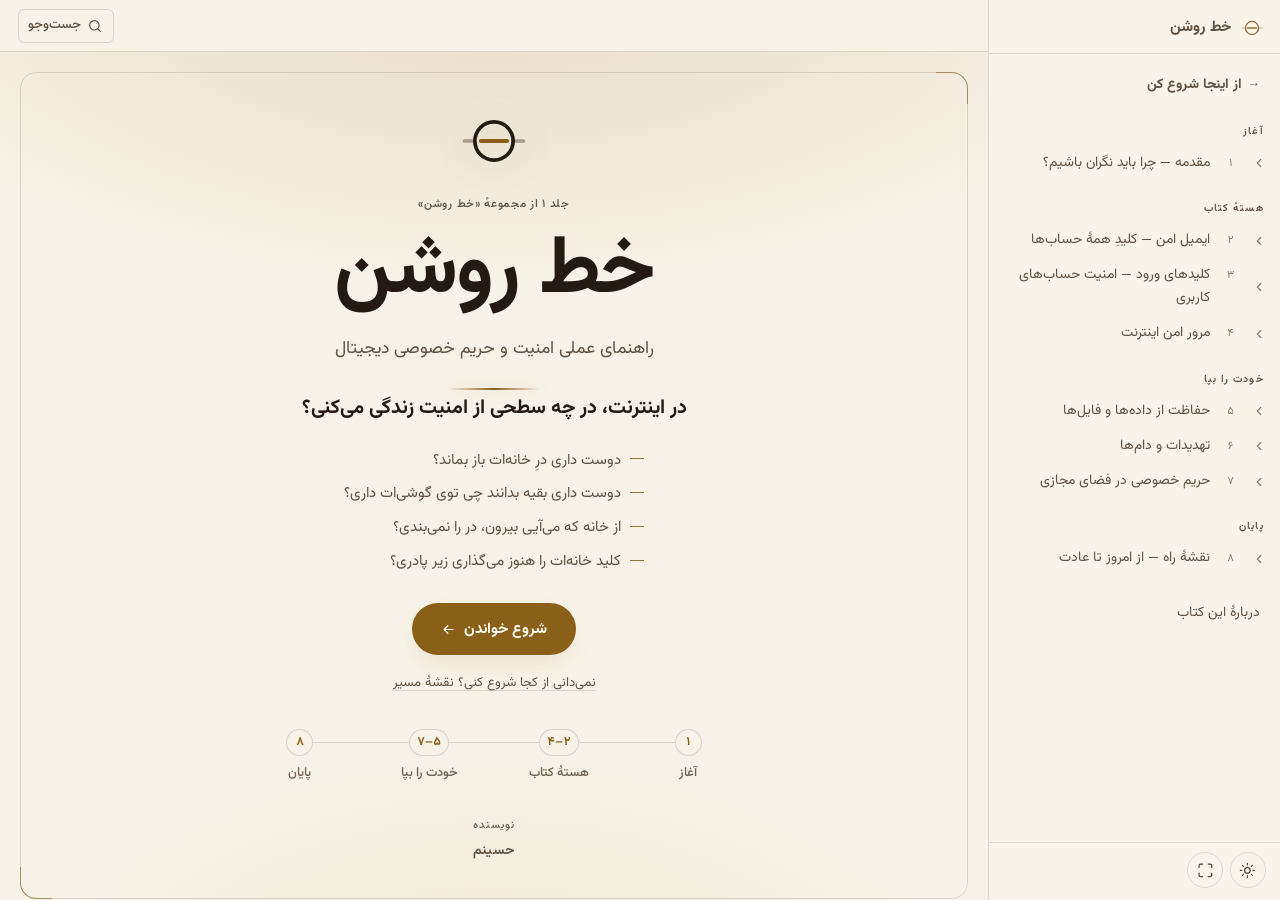
<file: index.html>
<!doctype html>
<html lang="fa" dir="rtl" data-theme="light" data-palette="sepia">
  <head>
    <meta charset="UTF-8" />
    <meta
      name="viewport"
      content="width=device-width, initial-scale=1, viewport-fit=cover"
    />
    <meta name="theme-color" content="#e6e9ef" />
    <title>خط روشن — راهنمای امنیت دیجیتال</title>
    <meta
      name="description"
      content="راهنمای عملی امنیت و حریم خصوصی دیجیتال"
    />

    <!-- نشان و فاوآیکون‌های برند «خط روشن» -->
    <link rel="icon" href="assets/brand/favicon.ico" sizes="any" />
    <link rel="icon" type="image/svg+xml" href="assets/brand/favicon.svg" />
    <link rel="icon" type="image/png" sizes="32x32" href="assets/brand/favicon-32.png" />
    <link rel="icon" type="image/png" sizes="16x16" href="assets/brand/favicon-16.png" />
    <link rel="apple-touch-icon" sizes="180x180" href="assets/brand/apple-touch-icon.png" />
    <link rel="manifest" href="assets/brand/site.webmanifest" />

    <!-- پیش‌نمایش اشتراک‌گذاری (شبکه‌های اجتماعی) -->
    <meta property="og:title" content="خط روشن — راهنمای امنیت دیجیتال" />
    <meta property="og:description" content="راهنمای عملی امنیت و حریم خصوصی دیجیتال" />
    <meta property="og:type" content="website" />
    <meta property="og:image" content="https://nodahani.github.io/brightline-book/assets/brand/og.png" />
    <meta name="twitter:card" content="summary_large_image" />

    <link rel="stylesheet" href="assets/css/tokens.css" />
    <link rel="stylesheet" href="assets/css/base.css" />
    <link rel="stylesheet" href="assets/css/book.css" />
    <link rel="stylesheet" href="assets/css/ui.css" />
  </head>
  <body>
    <a class="skip-link" href="#content">پرش به متن</a>

    <!-- اسپرایت آیکون‌ها: یک‌بار تعریف می‌شوند و همه‌جا استفاده می‌شوند -->
    <svg
      xmlns="http://www.w3.org/2000/svg"
      style="display: none"
      aria-hidden="true"
    >
      <symbol
        id="i-list"
        viewBox="0 0 24 24"
        fill="none"
        stroke="currentColor"
        stroke-width="1.8"
        stroke-linecap="round"
      >
        <path d="M8 6h13M8 12h13M8 18h13M3 6h.01M3 12h.01M3 18h.01" />
      </symbol>
      <symbol
        id="i-search"
        viewBox="0 0 24 24"
        fill="none"
        stroke="currentColor"
        stroke-width="1.8"
        stroke-linecap="round"
      >
        <circle cx="11" cy="11" r="7" />
        <path d="m20 20-3.5-3.5" />
      </symbol>
      <symbol
        id="i-expand"
        viewBox="0 0 24 24"
        fill="none"
        stroke="currentColor"
        stroke-width="1.8"
        stroke-linecap="round"
        stroke-linejoin="round"
      >
        <path
          d="M8 3H5a2 2 0 0 0-2 2v3M16 3h3a2 2 0 0 1 2 2v3M8 21H5a2 2 0 0 1-2-2v-3M16 21h3a2 2 0 0 0 2-2v-3"
        />
      </symbol>
      <symbol
        id="i-close"
        viewBox="0 0 24 24"
        fill="none"
        stroke="currentColor"
        stroke-width="1.9"
        stroke-linecap="round"
      >
        <path d="M18 6 6 18M6 6l12 12" />
      </symbol>
      <symbol
        id="i-chev-left"
        viewBox="0 0 24 24"
        fill="none"
        stroke="currentColor"
        stroke-width="1.9"
        stroke-linecap="round"
        stroke-linejoin="round"
      >
        <path d="m15 18-6-6 6-6" />
      </symbol>
      <symbol
        id="i-chev-right"
        viewBox="0 0 24 24"
        fill="none"
        stroke="currentColor"
        stroke-width="1.9"
        stroke-linecap="round"
        stroke-linejoin="round"
      >
        <path d="m9 18 6-6-6-6" />
      </symbol>
      <symbol
        id="i-info"
        viewBox="0 0 24 24"
        fill="none"
        stroke="currentColor"
        stroke-width="1.8"
        stroke-linecap="round"
      >
        <circle cx="12" cy="12" r="9" />
        <path d="M12 11v5M12 8h.01" />
      </symbol>
      <symbol
        id="i-quill"
        viewBox="0 0 24 24"
        fill="none"
        stroke="currentColor"
        stroke-width="1.4"
        stroke-linecap="round"
        stroke-linejoin="round"
      >
        <path d="M4 20c6 0 10-4 12-10l1.5-4.5L13 7C7 9 4 13 4 20z" />
        <path d="M4 20 12 12" />
      </symbol>
      <!-- نشان برند: خطِ روشن از میان حلقه می‌گذرد.
           حلقه از رنگ متن (currentColor) و خط طلایی از --cover-accent
           رنگ می‌گیرد؛ پس با هر پالت/تم کتاب خودکار هماهنگ می‌شود. -->
      <symbol id="i-mark" viewBox="0 0 72 72" fill="none">
        <g transform="scale(1.125)">
          <path
            d="M5 32h9M50 32h9"
            stroke="currentColor"
            stroke-width="3.4"
            stroke-linecap="round"
            opacity=".35"
          />
          <circle cx="32" cy="32" r="17.5" stroke="currentColor" stroke-width="3.4" />
          <path
            d="M20 32h24"
            style="stroke: var(--cover-accent, #e3b85f)"
            stroke-width="3.8"
            stroke-linecap="round"
          />
        </g>
      </symbol>
      <symbol
        id="i-arrow-start"
        viewBox="0 0 24 24"
        fill="none"
        stroke="currentColor"
        stroke-width="1.9"
        stroke-linecap="round"
        stroke-linejoin="round"
      >
        <path d="M19 12H5M11 18l-6-6 6-6" />
      </symbol>
      <symbol
        id="i-key"
        viewBox="0 0 24 24"
        fill="none"
        stroke="currentColor"
        stroke-width="1.8"
        stroke-linecap="round"
        stroke-linejoin="round"
      >
        <circle cx="8" cy="15" r="4" />
        <path d="m10.8 12.2 8.2-8.2M17 6l2.5 2.5M14.5 8.5 17 11" />
      </symbol>
      <symbol
        id="i-hdd"
        viewBox="0 0 24 24"
        fill="none"
        stroke="currentColor"
        stroke-width="1.8"
        stroke-linecap="round"
        stroke-linejoin="round"
      >
        <rect x="3" y="5" width="18" height="6" rx="2" />
        <rect x="3" y="13" width="18" height="6" rx="2" />
        <path d="M7 8h.01M7 16h.01" />
      </symbol>
      <symbol
        id="i-shield"
        viewBox="0 0 24 24"
        fill="none"
        stroke="currentColor"
        stroke-width="1.8"
        stroke-linecap="round"
        stroke-linejoin="round"
      >
        <path d="M12 3 4 6v6c0 5 3.6 8.9 8 10 4.4-1.1 8-5 8-10V6l-8-3z" />
        <path d="m9 12 2 2 4-4" />
      </symbol>
      <symbol
        id="i-check"
        viewBox="0 0 24 24"
        fill="none"
        stroke="currentColor"
        stroke-width="2"
        stroke-linecap="round"
        stroke-linejoin="round"
      >
        <path d="m20 6-11 11-5-5" />
      </symbol>
    </svg>

    <!-- آیکون همبرگر -->
    <svg xmlns="http://www.w3.org/2000/svg" style="display: none" aria-hidden="true">
            <!-- آیکون‌های چهار پالت — هر کدام نشان خودش، تا با دکمهٔ تمرکز قاطی نشوند -->
      <symbol id="i-sun" viewBox="0 0 24 24" fill="none" stroke="currentColor"
              stroke-width="1.8" stroke-linecap="round">
        <circle cx="12" cy="12" r="4" />
        <path d="M12 2v2M12 20v2M4.9 4.9l1.4 1.4M17.7 17.7l1.4 1.4M2 12h2M20 12h2M4.9 19.1l1.4-1.4M17.7 6.3l1.4-1.4" />
      </symbol>

      <symbol id="i-moon" viewBox="0 0 24 24" fill="none" stroke="currentColor"
              stroke-width="1.8" stroke-linecap="round" stroke-linejoin="round">
        <path d="M21 12.8A9 9 0 1 1 11.2 3a7 7 0 0 0 9.8 9.8z" />
      </symbol>

      <!-- کاغذ: صفحهٔ تا‌خورده -->
      <symbol id="i-leaf" viewBox="0 0 24 24" fill="none" stroke="currentColor"
              stroke-width="1.7" stroke-linecap="round" stroke-linejoin="round">
        <path d="M6 3h8l4 4v14H6z" />
        <path d="M14 3v4h4" />
        <path d="M9 11h6M9 15h6" />
      </symbol>

      <!-- زغال: سه تکهٔ بی‌قاعده -->
      <symbol id="i-coal" viewBox="0 0 24 24" fill="none" stroke="currentColor"
              stroke-width="1.7" stroke-linecap="round" stroke-linejoin="round">
        <path d="M7.5 4.5 13 6l-1.5 5L5 10z" />
        <path d="M14.5 12 20 13.5l-1 4.5-5.5-1.2z" />
        <path d="M4 15.5 8 17l-1 3.5-3.6-1z" />
      </symbol>

      <symbol id="i-menu" viewBox="0 0 24 24" fill="none" stroke="currentColor"
              stroke-width="1.9" stroke-linecap="round">
        <path d="M3 6h18M3 12h18M3 18h18" />
      </symbol>
      <symbol id="i-prev" viewBox="0 0 24 24" fill="none" stroke="currentColor"
              stroke-width="1.9" stroke-linecap="round" stroke-linejoin="round">
        <path d="M9 18l6-6-6-6" />
      </symbol>
      <symbol id="i-next" viewBox="0 0 24 24" fill="none" stroke="currentColor"
              stroke-width="1.9" stroke-linecap="round" stroke-linejoin="round">
        <path d="M15 18l-6-6 6-6" />
      </symbol>
    </svg>

    <div class="shell" id="shell">
      <!-- فهرست کناری -->
      <aside class="sidebar" id="sidebar" aria-label="فهرست کتاب">
        <div class="sidebar__head">
          <a class="sidebar__brand" href="#/cover" id="sidebarTitle"></a>
          <button class="icon-btn" id="btnSidebarClose" title="بستن فهرست" aria-label="بستن فهرست">
            <svg><use href="#i-close" /></svg>
          </button>
        </div>
        <div class="sidebar__scroll" id="sidebarScroll">
          <div id="sidebarContent"></div>
        </div>
        <div class="sidebar__foot">
          <button class="foot-btn" id="btnTheme" aria-label="تغییر پوسته" title="پوستهٔ بعدی (P)">
            <svg aria-hidden="true"><use href="#i-sun" id="themeIcon" /></svg>
          </button>
          <button class="foot-btn" id="btnZen" aria-label="حالت تمرکز" aria-pressed="false" title="حالت تمرکز (Z)">
            <svg aria-hidden="true"><use href="#i-expand" /></svg>
          </button>
        </div>
      </aside>

      <div class="scrim" id="scrim" hidden></div>

      <!-- نوار بالای سند -->
      <header class="topbar">
        <button class="top-btn topbar__menu" id="btnMenu" title="فهرست"
                aria-expanded="false" aria-controls="sidebar">
          <svg><use href="#i-menu" /></svg>
          <span>فهرست</span>
        </button>
        <span class="topbar__title" id="topbarTitle"></span>
        <button class="top-btn" id="btnSearch" title="جست‌وجو (Ctrl+K)">
          <svg><use href="#i-search" /></svg>
          <span>جست‌وجو</span>
        </button>
      </header>

      <!-- متن سند -->
      <main class="doc-scroll" id="docScroll">
        <div class="doc-sheet">
          <div id="content" tabindex="-1"></div>
        </div>

        <nav class="pager" id="pager" aria-label="پیمایش فصل‌ها">
          <button class="pager__btn" id="btnPrev" type="button">
            <svg class="pager__chev" aria-hidden="true"><use href="#i-chev-right"></use></svg>
            <span class="pager__text">
              <span class="pager__dir">قبلی</span>
              <span class="pager__name" id="prevLabel"></span>
            </span>
          </button>
          <button class="pager__btn pager__btn--next" id="btnNext" type="button">
            <span class="pager__text">
              <span class="pager__dir">بعدی</span>
              <span class="pager__name" id="nextLabel"></span>
            </span>
            <svg class="pager__chev" aria-hidden="true"><use href="#i-chev-left"></use></svg>
          </button>
        </nav>

        <div class="progress" role="progressbar" aria-valuemin="0"
             aria-valuemax="100" aria-valuenow="0">
          <div class="progress__bar" id="progressBar"></div>
        </div>

        <!-- راه خروج از حالت تمرکز -->
        <button class="zen-exit" id="btnZenExit" title="خروج از حالت تمرکز (Esc)" hidden>
          <svg><use href="#i-close" /></svg>
          <span>خروج از تمرکز</span>
        </button>
      </main>
    </div>

    <!-- مودال جست‌وجو -->
    <div
      class="modal"
      id="searchModal"
      role="dialog"
      aria-modal="true"
      aria-label="جست‌وجو در کتاب"
    >
      <div class="modal__panel">
        <div class="modal__head">
          <span class="modal__title"
            ><svg><use href="#i-search" /></svg> جست‌وجو در کتاب</span
          >
          <button class="modal__close" data-close title="بستن">
            <svg><use href="#i-close" /></svg>
          </button>
        </div>
        <div class="search-field">
          <svg><use href="#i-search" /></svg>
          <input
            type="search"
            id="searchInput"
            placeholder="چیزی بنویس… مثلاً روشن"
            autocomplete="off"
          />
        </div>
        <div class="modal__body" id="searchResults"></div>
      </div>
    </div>


    <div class="toast" id="toast">
      <svg><use href="#i-check" /></svg>
      <span id="toastText"></span>
    </div>

    <script type="module" src="assets/js/app.js"></script>
  </body>
</html>
</file>
<file: assets/css/tokens.css>
/* ==========================================================================
   tokens.css — متغیرهای بنیادی
   همهٔ رنگ‌ها، فونت‌ها، فاصله‌ها و شعاع‌ها فقط در همین فایل تعریف می‌شوند.
   برای تغییر ظاهر کتاب، معمولاً همین یک فایل کافی است.
   ========================================================================== */

/* ---------- فونت لوکال (بدون CDN) ---------- */
@font-face {
  font-family: "Vazirmatn";
  src: url("../fonts/Vazirmatn-Regular.woff2") format("woff2");
  font-weight: 400;
  font-style: normal;
  font-display: swap;
}
@font-face {
  font-family: "Vazirmatn";
  src: url("../fonts/Vazirmatn-Medium.woff2") format("woff2");
  font-weight: 500;
  font-style: normal;
  font-display: swap;
}
@font-face {
  font-family: "Vazirmatn";
  src: url("../fonts/Vazirmatn-SemiBold.woff2") format("woff2");
  font-weight: 600;
  font-style: normal;
  font-display: swap;
}
@font-face {
  font-family: "Vazirmatn";
  src: url("../fonts/Vazirmatn-Bold.woff2") format("woff2");
  font-weight: 700;
  font-style: normal;
  font-display: swap;
}

/* ---------- ثابت‌ها ---------- */
:root {
  --font-sans: "Vazirmatn", Tahoma, "Segoe UI", sans-serif;
  --font-mono: ui-monospace, "SF Mono", Menlo, Consolas, monospace;

  /* مقیاس فاصله (بر پایهٔ ۴px) */
  --space-1: 0.25rem;
  --space-2: 0.5rem;
  --space-3: 0.75rem;
  --space-4: 1rem;
  --space-5: 1.5rem;
  --space-6: 2rem;
  --space-7: 3rem;

  --radius-sm: 6px;
  --radius-md: 10px;
  --radius-lg: 14px;
  --radius-pill: 999px;

  /* چیدمان سند */
  --sidebar-w: 292px; /* عرض فهرست کناری */
  --sheet-max: 46rem; /* عرض برگهٔ سند */
  --sheet-pad-x: 3.6rem; /* حاشیهٔ افقی متن */
  --sheet-pad-y: 3rem; /* حاشیهٔ عمودی متن */
  --topbar-h: 52px;

  /* تایپوگرافی خواندن */
  --read-size: 1.13rem; /* بزرگ‌تر: آموزش، نه فقط آگاه‌سازی */
  --read-line: 2.15;

  /* بازماندهٔ چیدمان قدیمی — برای سازگاری */
  --page-max: 46rem;
  --stage-max: 1180px;
  --stage-height: min(88vh, 880px);

  --ease-out: cubic-bezier(0.22, 1, 0.36, 1);
  --dur-fast: 180ms;
  --dur-mid: 320ms;
}

/* ==========================================================================
   پالت‌ها — برگرفته از کتاب‌خوان‌های واقعی
   سپیا: Kindle (کاغذ کرم #FBF0D9 / مرکب #5F4B32)
   مهتاب: Apple Books (زمینهٔ خاکستری‌سرد، متن نرم)
   کاغذ: iBooks روشن / Kindle White
   زغال: حالت شب مینیمال با متن کرمِ گرم
   ========================================================================== */

/* ===== جلد =====
   جلد از تم و پالت کتاب پیروی می‌کند: روشنِ گرم، تیرهٔ گرم.
   طلایی در همهٔ پالت‌ها می‌ماند تا جلد هویت ثابت داشته باشد. */

/* ===== پالت ۱ — سپیا (پیش‌فرض) ===== */
html[data-palette="sepia"] {
  --cover-bg: #f7f2e7;
  --cover-ink: #241a11;
  --cover-muted: #5f5240;
  --cover-faint: #6f6250;
  --cover-accent: #8a6019;
  --cover-accent-glow: rgb(157 111 34 / 18%);
  --cover-blue-glow: rgb(157 111 34 / 7%);
  --cover-rule: rgb(36 26 17 / 14%);
  --cover-btn-ink: #fffdf8;
  --bg: #f7f1e6;
  --bg-deep: #efe7d8;
  --paper: #fffcf5;
  --paper-2: #faf4e8;
  --ink: #2f2418;
  --ink-soft: #574634;
  --ink-faint: #8d7c63;
  --accent: #8a5622;
  --accent-2: #b8862f;
  --accent-soft: rgb(138 90 43 / 11%);
  --rule: rgb(95 75 50 / 16%);
  --selection: #f2dfae;
  --cover-1: #4a3520;
  --cover-2: #2e2013;
  --spine-bg: #f4e8cd;
  --spine-shade: rgb(95 75 50 / 10%);
  --spine-highlight: rgb(255 255 255 / 55%);
  --shadow: 0 24px 56px -22px rgb(74 53 32 / 32%), 0 4px 14px -8px rgb(74 53 32 / 22%);
  color-scheme: light;
}

html[data-palette="sepia"][data-theme="dark"] {
  --cover-bg: #0d0a07;
  --cover-ink: #f7efe2;
  --cover-muted: #a2937c;
  --cover-faint: #98866c;
  --cover-accent: #e3b85f;
  --cover-accent-glow: rgb(227 184 95 / 24%);
  --cover-blue-glow: rgb(122 162 255 / 6%);
  --cover-rule: rgb(247 239 226 / 12%);
  --cover-btn-ink: #14100a;
  --bg: #1c1712;
  --bg-deep: #14100c;
  --paper: #2a231b;
  --paper-2: #221c15;
  --ink: #f6ecdc;
  --ink-soft: #d3c3a8;
  --ink-faint: #a08d73;
  --accent: #d9a566;
  --accent-2: #c9a56a;
  --accent-soft: rgb(217 165 102 / 13%);
  --rule: rgb(232 220 200 / 13%);
  --selection: #4a3926;
  --cover-1: #2a2018;
  --cover-2: #150f0b;
  --spine-bg: #1b1611;
  --spine-shade: rgb(0 0 0 / 38%);
  --spine-highlight: rgb(255 255 255 / 5%);
  --shadow: 0 26px 60px -22px rgb(0 0 0 / 75%), 0 4px 16px -8px rgb(0 0 0 / 55%);
  color-scheme: dark;
}

/* ===== پالت ۲ — مهتاب (خاکستری‌سرد) ===== */
html[data-palette="moon"] {
  --cover-bg: #f2f5f9;
  --cover-ink: #12161c;
  --cover-muted: #55606e;
  --cover-faint: #5c656f;
  --cover-accent: #8a6420;
  --cover-accent-glow: rgb(138 100 32 / 16%);
  --cover-blue-glow: rgb(80 120 190 / 7%);
  --cover-rule: rgb(18 22 28 / 13%);
  --cover-btn-ink: #fffdf8;
  --bg: #e4e5e7;
  --bg-deep: #d9dadd;
  --paper: #f7f7f6;
  --paper-2: #ececeb;
  --ink: #1c1d20;
  --ink-soft: #5a5d64;
  --ink-faint: #82858b;
  --accent: #3f5d8a;
  --accent-2: #a58652;
  --accent-soft: rgb(63 93 138 / 10%);
  --rule: rgb(28 29 32 / 12%);
  --selection: #d7dee9;
  --cover-1: #23272e;
  --cover-2: #14171b;
  --spine-bg: #ececeb;
  --spine-shade: rgb(28 29 32 / 9%);
  --spine-highlight: rgb(255 255 255 / 62%);
  --shadow: 0 24px 56px -22px rgb(30 32 38 / 30%), 0 4px 14px -8px rgb(30 32 38 / 20%);
  color-scheme: light;
}

html[data-palette="moon"][data-theme="dark"] {
  --cover-bg: #0a0e14;
  --cover-ink: #eef2f7;
  --cover-muted: #98a4b3;
  --cover-faint: #8592a0;
  --cover-accent: #e3b85f;
  --cover-accent-glow: rgb(227 184 95 / 22%);
  --cover-blue-glow: rgb(143 176 232 / 7%);
  --cover-rule: rgb(238 242 247 / 12%);
  --cover-btn-ink: #14100a;
  --bg: #131417;
  --bg-deep: #0c0d0f;
  --paper: #1d1f23;
  --paper-2: #17191c;
  --ink: #e4e6ea;
  --ink-soft: #a2a7b0;
  --ink-faint: #71767f;
  --accent: #9db6dc;
  --accent-2: #c6a878;
  --accent-soft: rgb(157 182 220 / 13%);
  --rule: rgb(228 230 234 / 12%);
  --selection: #2f3a4a;
  --cover-1: #1f2227;
  --cover-2: #0e0f12;
  --spine-bg: #17191c;
  --spine-shade: rgb(0 0 0 / 40%);
  --spine-highlight: rgb(255 255 255 / 5%);
  --shadow: 0 26px 60px -22px rgb(0 0 0 / 78%), 0 4px 16px -8px rgb(0 0 0 / 58%);
  color-scheme: dark;
}

/* ===== پالت ۳ — کاغذ (روشن و بی‌رنگ) ===== */
html[data-palette="paper"] {
  --cover-bg: #faf9f6;
  --cover-ink: #15181c;
  --cover-muted: #5a626c;
  --cover-faint: #5f666f;
  --cover-accent: #8f6823;
  --cover-accent-glow: rgb(143 104 35 / 16%);
  --cover-blue-glow: rgb(90 110 150 / 6%);
  --cover-rule: rgb(21 24 28 / 12%);
  --cover-btn-ink: #fffdf8;
  --bg: #eceae6;
  --bg-deep: #e1dfda;
  --paper: #fdfdfc;
  --paper-2: #f4f3f0;
  --ink: #1e1c19;
  --ink-soft: #605c55;
  --ink-faint: #8b867e;
  --accent: #6b5744;
  --accent-2: #b08b4c;
  --accent-soft: rgb(107 87 68 / 9%);
  --rule: rgb(30 28 25 / 11%);
  --selection: #eee2c8;
  --cover-1: #35302a;
  --cover-2: #1e1a16;
  --spine-bg: #f4f3f0;
  --spine-shade: rgb(30 28 25 / 8%);
  --spine-highlight: rgb(255 255 255 / 70%);
  --shadow: 0 24px 56px -22px rgb(35 31 26 / 26%), 0 4px 14px -8px rgb(35 31 26 / 18%);
  color-scheme: light;
}

html[data-palette="paper"][data-theme="dark"] {
  --cover-bg: #0b0d10;
  --cover-ink: #f2f5f8;
  --cover-muted: #9ea7b2;
  --cover-faint: #8b949e;
  --cover-accent: #e3b85f;
  --cover-accent-glow: rgb(227 184 95 / 20%);
  --cover-blue-glow: rgb(255 255 255 / 5%);
  --cover-rule: rgb(242 245 248 / 12%);
  --cover-btn-ink: #14100a;
  --bg: #121110;
  --bg-deep: #0a0a09;
  --paper: #1b1a18;
  --paper-2: #151412;
  --ink: #e9e5de;
  --ink-soft: #a9a29a;
  --ink-faint: #767069;
  --accent: #d8c6a8;
  --accent-2: #c9a86d;
  --accent-soft: rgb(216 198 168 / 12%);
  --rule: rgb(233 229 222 / 12%);
  --selection: #3d372f;
  --cover-1: #232120;
  --cover-2: #0f0e0d;
  --spine-bg: #151412;
  --spine-shade: rgb(0 0 0 / 38%);
  --spine-highlight: rgb(255 255 255 / 5%);
  --shadow: 0 26px 60px -22px rgb(0 0 0 / 76%), 0 4px 16px -8px rgb(0 0 0 / 56%);
  color-scheme: dark;
}

/* ===== پالت ۴ — زغال (شب عمیق) ===== */
html[data-palette="charcoal"] {
  --cover-bg: #f3f4f6;
  --cover-ink: #111316;
  --cover-muted: #555b63;
  --cover-faint: #5c626a;
  --cover-accent: #8a6420;
  --cover-accent-glow: rgb(138 100 32 / 15%);
  --cover-blue-glow: rgb(90 100 120 / 6%);
  --cover-rule: rgb(17 19 22 / 12%);
  --cover-btn-ink: #fffdf8;
  --bg: #e9e8e6;
  --bg-deep: #dddcda;
  --paper: #fcfbfa;
  --paper-2: #f3f2f0;
  --ink: #191817;
  --ink-soft: #5d5a56;
  --ink-faint: #8f8b85;
  --accent: #7a4a3a;
  --accent-2: #a98a4e;
  --accent-soft: rgb(122 74 58 / 9%);
  --rule: rgb(25 24 23 / 11%);
  --selection: #efe0d4;
  --cover-1: #2a2826;
  --cover-2: #161514;
  --spine-bg: #f3f2f0;
  --spine-shade: rgb(25 24 23 / 8%);
  --spine-highlight: rgb(255 255 255 / 65%);
  --shadow: 0 24px 56px -22px rgb(25 24 23 / 28%), 0 4px 14px -8px rgb(25 24 23 / 18%);
  color-scheme: light;
}

html[data-palette="charcoal"][data-theme="dark"] {
  --cover-bg: #08090b;
  --cover-ink: #edeff2;
  --cover-muted: #939aa3;
  --cover-faint: #858c95;
  --cover-accent: #e3b85f;
  --cover-accent-glow: rgb(227 184 95 / 18%);
  --cover-blue-glow: rgb(255 255 255 / 4%);
  --cover-rule: rgb(237 239 242 / 11%);
  --cover-btn-ink: #14100a;
  --bg: #0a0a0a;
  --bg-deep: #050505;
  --paper: #121212;
  --paper-2: #0d0d0d;
  --ink: #e6e1d8;
  --ink-soft: #a39d94;
  --ink-faint: #6e6862;
  --accent: #dfae7a;
  --accent-2: #d1a878;
  --accent-soft: rgb(223 174 122 / 12%);
  --rule: rgb(230 225 216 / 11%);
  --selection: #40342a;
  --cover-1: #1a1917;
  --cover-2: #080807;
  --spine-bg: #0d0d0d;
  --spine-shade: rgb(0 0 0 / 45%);
  --spine-highlight: rgb(255 255 255 / 4%);
  --shadow: 0 26px 60px -22px rgb(0 0 0 / 80%), 0 4px 16px -8px rgb(0 0 0 / 60%);
  color-scheme: dark;
}
</file>
<file: assets/css/base.css>
/* ==========================================================================
   base.css — ریست، تایپوگرافی فارسی و عناصر پایه
   ========================================================================== */

*,
*::before,
*::after {
  box-sizing: border-box;
}

html {
  -webkit-text-size-adjust: 100%;
  text-size-adjust: 100%;
}

body {
  margin: 0;
  height: 100dvh;
  overflow: hidden;
  font-family: var(--font-sans);
  font-size: 16px;
  line-height: 1.8;
  color: var(--ink);
  background: var(--bg);
  transition: background-color var(--dur-mid) ease;
}

body.no-scroll {
  overflow: hidden;
}

::selection {
  background: var(--selection);
}

img,
svg {
  max-width: 100%;
}

/* ---------- دکمه‌ها: بازنشانی ظاهر پیش‌فرض ---------- */
button {
  font: inherit;
  color: inherit;
  cursor: pointer;
  border: 0;
  background: none;
}

button:disabled {
  cursor: default;
}

/* ---------- حالت فوکوس قابل‌دیدن، فقط برای صفحه‌کلید ---------- */
:where(button, a, input, [tabindex]):focus-visible {
  outline: 2px solid var(--accent);
  outline-offset: 3px;
  border-radius: var(--radius-sm);
}

/* ---------- متن و لینک ---------- */
p {
  margin: 0 0 1.15em;
}

a {
  color: var(--accent);
  text-underline-offset: 4px;
  text-decoration-thickness: 1px;
}

a:hover {
  text-decoration-thickness: 2px;
}

strong,
b {
  font-weight: 700;
}

em,
i {
  font-style: normal; /* در فارسی، موربِ واقعی همیشه خوانا نیست */
  color: var(--accent);
}

small {
  font-size: 0.85em;
}

hr {
  border: 0;
  height: 1px;
  width: 55%;
  margin: 2.2em auto;
  background: linear-gradient(90deg, transparent, var(--rule), transparent);
}

/* ---------- کد ---------- */
code,
kbd,
pre {
  font-family: var(--font-mono);
}

code {
  font-size: 0.86em;
  unicode-bidi: isolate;
  padding: 0.15em 0.42em;
  border-radius: 5px;
  background: var(--accent-soft);
  color: var(--accent);
}

pre,
pre code {
  /* isolate: کد در جریانِ دوطرفهٔ فارسی جدا می‌ماند؛
     هم کدِ لاتین چپ‌چین است، هم جملهٔ فارسی داخلش درست خوانده می‌شود. */
  direction: ltr;
  unicode-bidi: isolate;
  text-align: left;
  overflow-x: auto;
  margin: 0 0 1.3em;
  padding: 1.1em 1.2em;
  line-height: 1.7;
  border: 1px solid var(--rule);
  border-radius: var(--radius-md);
  background: var(--paper-2);
}

pre code {
  padding: 0;
  font-size: 0.85em;
  color: var(--ink);
  background: none;
}

kbd {
  font-size: 11px;
  padding: 1px 6px;
  border: 1px solid var(--rule);
  border-bottom-width: 2px;
  border-radius: 5px;
  background: var(--paper-2);
}

/* ---------- جدول ---------- */
table {
  width: 100%;
  margin-bottom: 1.3em;
  border-collapse: collapse;
  font-size: 0.92em;
}

th,
td {
  padding: 0.5em 0.7em;
  border: 1px solid var(--rule);
  text-align: start;
}

th {
  font-weight: 600;
  background: var(--accent-soft);
}

/* ---------- دسترس‌پذیری ---------- */
[hidden] {
  display: none !important;
}

.visually-hidden {
  position: absolute;
  width: 1px;
  height: 1px;
  margin: -1px;
  padding: 0;
  overflow: hidden;
  clip-path: inset(50%);
  white-space: nowrap;
  border: 0;
}

/* احترام به تنظیم کاهش حرکت */
@media (prefers-reduced-motion: reduce) {
  *,
  *::before,
  *::after {
    animation-duration: 0.01ms !important;
    animation-iteration-count: 1 !important;
    transition-duration: 0.01ms !important;
    scroll-behavior: auto !important;
  }
}

/* ---------- چاپ ---------- */
@media print {
  html,
  body {
    height: auto;
    overflow: visible;
    background: #fff;
  }
}

/* پرش به متن: کادر فوکوس روی خودِ محتوا لازم نیست */
#content:focus {
  outline: none;
}
</file>
<file: assets/css/book.css>
/* ==========================================================================
   book.css — چیدمان سند
   ساختار: پوسته (shell) › فهرست کناری (sidebar) + نوار بالا (topbar) + سند
   الگو: یک ستون متن روی زمینهٔ آرام، مثل خواندن PDF در مرورگر.
   ========================================================================== */

/* ---------- پوسته ---------- */

.shell {
  direction: rtl;
  display: grid;
  grid-template-columns: var(--sidebar-w) minmax(0, 1fr);
  grid-template-rows: auto minmax(0, 1fr);
  width: 100%;
  height: 100dvh;
  overflow: hidden;
  background: var(--bg);
}

/* نوار بالا فقط بالای ستون سند می‌نشیند */
.topbar {
  grid-column: 2;
  grid-row: 1;
}

.doc-scroll {
  grid-column: 2;
  grid-row: 2;
}

body.is-zen .shell {
  grid-template-columns: 0 minmax(0, 1fr);
  grid-template-rows: 0 minmax(0, 1fr);
}

body.is-zen .shell .sidebar {
  transform: translateX(100%);
  opacity: 0;
  pointer-events: none;
}

body.is-zen .shell .topbar {
  opacity: 0;
  pointer-events: none;
  transform: translateY(-8px);
}

body.is-zen .shell .doc-sheet {
  box-shadow: none;
}

/* ---------- پرش به متن (فقط با صفحه‌کلید دیده می‌شود) ---------- */

.skip-link {
  position: fixed;
  z-index: 200;
  inset-inline-start: 1rem;
  inset-block-start: 1rem;
  padding: 0.6rem 1rem;
  border-radius: 0.5rem;
  background: var(--paper);
  color: var(--ink);
  font-size: 0.9em;
  text-decoration: none;
  box-shadow: 0 8px 24px rgb(0 0 0 / 18%);
  transform: translateY(-200%);
  transition: transform 0.16s ease;
}

.skip-link:focus-visible {
  transform: translateY(0);
}

/* ---------- فهرست کناری ---------- */

.sidebar {
  grid-column: 1;
  grid-row: 1 / -1;
  display: flex;
  flex-direction: column;
  min-height: 0;
  height: 100dvh;
  background: var(--bg-deep);
  border-inline-end: 1px solid var(--rule);
  transition:
    transform var(--dur-med) ease,
    opacity var(--dur-med) ease;
}

.sidebar__head {
  display: flex;
  align-items: center;
  gap: 0.5em;
  padding: 0.9rem 1rem 0.7rem;
  border-bottom: 1px solid var(--rule);
}

.sidebar__head .icon-btn {
  display: none;
}

/* «از اینجا شروع کن» — تنها ورودی برجستهٔ بالای فهرست */
.sb__link--start {
  font-weight: 700;
  color: var(--accent);
}

.sb__link--start .sb__label::before {
  content: "→";
  margin-inline-end: 0.45em;
  font-size: 0.9em;
}

.sb__link--start.is-active {
  background: var(--accent-soft);
}

.sidebar__brand {
  display: flex;
  flex: 1;
  gap: 0.55rem;
  align-items: center;
  min-width: 0;
  font-size: 0.95em;
  font-weight: 700;
  color: var(--ink);
  text-decoration: none;
  letter-spacing: -0.01em;
}

.sidebar__brand:hover {
  color: var(--accent);
}

.sidebar__logo {
  flex: 0 0 auto;
  width: 24px; /* حداقل اندازهٔ مجاز نشان برند: ۲۴px */
  height: 24px;
  color: var(--accent);
  opacity: 0.9;
}

.sidebar__name {
  overflow: hidden;
  text-overflow: ellipsis;
  white-space: nowrap;
}

.sidebar__scroll {
  flex: 1;
  min-height: 0;
  overflow-y: auto;
  overscroll-behavior: contain;
  padding: 0.9rem 0.6rem 1.4rem;
  scrollbar-width: thin;
}

.sidebar__foot {
  display: flex;
  align-items: center;
  justify-content: flex-start;
  gap: 0.4rem;
  padding: 0.55rem 0.9rem 0.75rem;
  border-top: 1px solid var(--rule);
}

/* گروه‌های فهرست */

.sb__group + .sb__group {
  margin-top: 1.2rem;
}

.sb__group-title {
  margin: 0 0 0.4em;
  padding-inline-start: 0.65em;
  font-size: 10.5px;
  font-weight: 600;
  letter-spacing: 0.1em;
  color: var(--ink-faint);
  text-transform: uppercase;
}

.sb__list,
.sb__sub {
  margin: 0;
  padding: 0;
  list-style: none;
}

.sb__link {
  display: flex;
  align-items: baseline;
  gap: 0.55em;
  padding: 0.38em 0.65em;
  border-radius: var(--radius-sm);
  color: var(--ink-soft);
  text-decoration: none;
  transition:
    background-color var(--dur-fast) ease,
    color var(--dur-fast) ease;
}

.sb__link:hover {
  background: var(--accent-soft);
  color: var(--ink);
}

.sb__num {
  min-width: 1.4em;
  font-size: 11px;
  font-variant-numeric: tabular-nums;
  color: var(--ink-faint);
}

.sb__label {
  flex: 1;
  font-size: 0.87em;
  line-height: 1.65;
}

.sb__link.is-active {
  background: var(--accent-soft);
}

.sb__link.is-active .sb__label {
  font-weight: 600;
  color: var(--accent);
}

/* فصل و دکمهٔ باز/بستن */

.sb__row {
  display: flex;
  flex-direction: row-reverse;
  align-items: stretch;
  gap: 0.1em;
}

.sb__row .sb__link {
  flex: 1;
  min-width: 0;
}

.sb__toggle {
  display: inline-flex;
  align-items: center;
  justify-content: center;
  flex: 0 0 22px;
  width: 22px;
  margin-inline-end: 0.15em;
  padding: 0;
  color: var(--ink-faint);
  background: transparent;
  border: 0;
  border-radius: var(--radius-sm);
  cursor: pointer;
  transition:
    color var(--dur-fast) ease,
    background-color var(--dur-fast) ease;
}

.sb__toggle:hover {
  color: var(--ink);
  background: var(--accent-soft);
}

.sb__toggle svg {
  width: 14px;
  height: 14px;
  fill: none;
  stroke: currentColor;
  stroke-width: 2;
  stroke-linecap: round;
  stroke-linejoin: round;
  transform: rotate(90deg);
  transition: transform var(--dur-fast) ease;
}

.sb__item.is-open .sb__toggle svg {
  transform: rotate(0deg);
}

.sb__item.is-open > .sb__row .sb__label {
  font-weight: 600;
}

/* زیربخش‌ها — پیش‌فرض بسته، فقط فصل باز نمایش داده می‌شود */

.sb__sub {
  position: relative;
  display: none;
  margin: 0.1em 0 0.55em;
  padding-inline-start: 1.6em;
}

.sb__item.is-open > .sb__sub {
  display: block;
}

.sb__sub::before {
  content: "";
  position: absolute;
  inset-block: 0.2em;
  inset-inline-start: 0.62em;
  width: 1px;
  background: var(--rule);
}

.sb__link--sub {
  padding: 0.2em 0.6em;
}

.sb__link--sub .sb__label {
  font-size: 0.79em;
  line-height: 1.75;
  color: var(--ink-faint);
}

.sb__link--sub:hover .sb__label,
.sb__link--sub.is-active .sb__label {
  color: var(--ink-soft);
}

.sb__link--sub.is-active .sb__label {
  color: var(--accent);
  font-weight: 600;
}

.sb__link--deep {
  padding-inline-start: 0.95em;
}

.sb__link--deep .sb__label {
  font-size: 0.75em;
}

/* دکمه‌های پاصفحهٔ سایدبار */

.foot-btn {
  display: inline-flex;
  flex: none;
  align-items: center;
  justify-content: center;
  width: 2.25rem;
  height: 2.25rem;
  padding: 0;
  color: var(--ink-soft);
  background: transparent;
  border: 1px solid var(--rule);
  border-radius: 50%;
  cursor: pointer;
  -webkit-tap-highlight-color: transparent;
  transition:
    color var(--dur-fast) ease,
    background-color var(--dur-fast) ease,
    border-color var(--dur-fast) ease,
    transform var(--dur-fast) ease;
}

.foot-btn:hover {
  color: var(--accent);
  background: var(--accent-soft);
  border-color: var(--accent);
}

.foot-btn:active {
  transform: scale(0.94);
}

.foot-btn:focus-visible {
  outline: 2px solid var(--accent);
  outline-offset: 2px;
}

.foot-btn svg {
  width: 1.05rem;
  height: 1.05rem;
}

.foot-btn[aria-pressed="true"] {
  color: var(--accent);
  background: var(--accent-soft);
  border-color: var(--accent);
}

/* ---------- پردهٔ پشت منو (موبایل) ---------- */

.scrim {
  position: fixed;
  inset: 0;
  z-index: 40;
  background: rgb(0 0 0 / 42%);
  backdrop-filter: blur(1px);
}

/* ---------- نوار بالا ---------- */

.topbar {
  position: relative;
  z-index: 30;
  display: flex;
  align-items: center;
  gap: 0.6em;
  box-sizing: border-box;
  height: var(--topbar-h);
  min-height: var(--topbar-h);
  padding: 0 1.1rem;
  background: color-mix(in oklab, var(--bg) 88%, transparent);
  backdrop-filter: blur(10px);
  border-bottom: 1px solid var(--rule);
  transition:
    opacity var(--dur-med) ease,
    transform var(--dur-med) ease;
}

.topbar__title {
  flex: 1;
  min-width: 0;
  overflow: hidden;
  font-size: 0.82em;
  color: var(--ink-faint);
  text-overflow: ellipsis;
  white-space: nowrap;
}

body.is-zen .shell .topbar {
  grid-row: 1;
}

/* ---------- ناحیهٔ اسکرول سند ---------- */

.doc-scroll {
  display: flex;
  flex-direction: column;
  min-height: 0;
  overflow-y: auto;
  overscroll-behavior-y: contain;
  background: var(--bg);
  scroll-behavior: smooth;
}

/* ---------- برگهٔ سند ---------- */

.doc-sheet {
  flex: 0 0 auto;
  width: 100%;
  max-width: var(--sheet-max);
  margin: 0 auto;
  padding: var(--sheet-pad-y) var(--sheet-pad-x);
  background: var(--paper);
}

/* روی جلد، برگهٔ کاغذی لازم نیست: خودِ جلد یک صفحهٔ کامل است.
   حاشیهٔ برگه صفر می‌شود تا جلدِ تیره تا لبه‌ها برود، و بالای آن هم چیزی
   نمی‌ماند — جز نوار نازکی که دکمه‌های جست‌وجو و فهرست رویش می‌نشینند. */
.doc-sheet:has(> .is-title-page) {
  max-width: none;
  padding: 0;
  background: var(--cover-bg);
}

/* جلد تمام‌قد: ارتفاع ستون سند را پر می‌کند، نه اینکه به اندازهٔ محتوا بایستد. */
.doc-sheet:has(> .is-title-page) > .is-title-page {
  display: flex;
  flex-direction: column;
  min-height: 100%;
}

.doc-sheet:has(> .is-title-page) > .is-title-page > .cover {
  flex: 1 1 auto;
}

/* لپ‌تاپ‌های کوتاه: فاصله‌های عمودی جمع می‌شوند تا دکمهٔ «شروع خواندن»
   بی‌آنکه اسکرول لازم شود دیده شود. */
@media (min-width: 980px) and (max-height: 760px) {
  .cover {
    padding-block: 1.4rem;
  }

  .cover__mark {
    width: 48px;
    height: 48px;
    margin-bottom: 0.6rem;
  }

  .cover__title {
    font-size: clamp(2.4rem, 6vw, 3.4rem);
  }

  .cover__subtitle {
    margin-top: 0.5rem;
    line-height: 1.7;
  }

  .cover__subtitle::after {
    margin-top: 0.75rem;
  }

  .cover__reasons {
    gap: 0.1rem;
    margin-top: 0.7rem;
  }

  .cover__reasons li {
    line-height: 1.7;
  }

  .cover__start {
    margin-top: 1.1rem;
  }

  .cover__roadmap {
    margin-top: 1.3rem;
  }

  .cover__author {
    margin-top: 1.1rem;
  }
}

/* نوار بالا روی جلد هم از رنگ جلد می‌شود؛ یک نوارِ کرم بالای صفحهٔ سیاه،
   جلد را نصف می‌کند. دکمه‌ها می‌مانند، فقط رنگشان برمی‌گردد. */
body:has(.is-title-page) .topbar {
  background: var(--cover-bg);
  border-bottom-color: var(--cover-rule);
}

body:has(.is-title-page) .top-btn,
body:has(.is-title-page) .topbar__title {
  color: var(--cover-muted);
  border-color: var(--cover-rule);
}

body:has(.is-title-page) .top-btn:hover {
  color: var(--cover-ink);
  border-color: var(--cover-accent);
}

body:has(.is-title-page) .top-btn:focus-visible {
  outline-color: var(--cover-accent);
}

/* نوار کنارِ فهرست هم روی جلد تیره می‌شود؛ ستونِ کرم در کنارِ صفحهٔ سیاه
   مثل دو کتابِ جدا از هم دیده می‌شود. */
body:has(.is-title-page) .sidebar {
  background: color-mix(in srgb, var(--cover-bg) 88%, #ffffff);
  border-inline-end-color: var(--cover-rule);
}

body:has(.is-title-page) .sidebar__head,
body:has(.is-title-page) .sb__group {
  border-color: var(--cover-rule);
}

body:has(.is-title-page) .sidebar a,
body:has(.is-title-page) .sb__link,
body:has(.is-title-page) .sb__group-title {
  color: var(--cover-muted);
}

body:has(.is-title-page) .sidebar a:hover,
body:has(.is-title-page) .sb__link:hover {
  color: var(--cover-ink);
}

body:has(.is-title-page) .sidebar a.is-active,
body:has(.is-title-page) .sb__link.is-active {
  color: var(--cover-accent);
}

body:has(.is-title-page) .sidebar .icon-btn {
  color: var(--cover-muted);
}

/* روی جلد، نوار قبلی/بعدی لازم نیست: خودِ جلد دکمهٔ «شروع خواندن» دارد و
   دو راه برای رفتن به یک جا فقط شلوغی است. */
.doc-scroll:has(> .doc-sheet > .is-title-page) .pager {
  display: none;
}

/* ---------- صفحهٔ عنوان (جلد) ---------- */

.cover {
  position: relative;
  display: flex;
  justify-content: center;
  width: 100%;
  min-height: 100%;
  padding: clamp(2rem, 6vh, 4.5rem) clamp(1.1rem, 4vw, 3rem);
  background:
    radial-gradient(1100px 520px at 50% -10%, var(--cover-accent-glow), transparent 62%),
    radial-gradient(820px 460px at 50% 112%, var(--cover-blue-glow), transparent 60%),
    var(--cover-bg);
  color: var(--cover-ink);
}

/* قاب نازک، همان چیزی که صفحه را «جلد» می‌کند نه «مقاله». */
.cover__frame {
  position: absolute;
  inset: clamp(9px, 1.6vw, 20px);
  border: 1px solid var(--cover-rule);
  border-radius: 16px;
  pointer-events: none;
}

/* دو گوشهٔ طلایی، فقط بالا-راست و پایین-چپ: مثل نشانِ نشر روی جلد. */
.cover__frame::before,
.cover__frame::after {
  content: "";
  position: absolute;
  width: 32px;
  height: 32px;
  border-color: var(--cover-accent);
  border-style: solid;
  border-width: 0;
  opacity: 0.6;
}

.cover__frame::before {
  top: -1px;
  right: -1px;
  border-top-width: 1px;
  border-right-width: 1px;
  border-top-right-radius: 16px;
}

.cover__frame::after {
  bottom: -1px;
  left: -1px;
  border-bottom-width: 1px;
  border-left-width: 1px;
  border-bottom-left-radius: 16px;
}

.cover__inner {
  position: relative;
  display: flex;
  flex-direction: column;
  align-items: center;
  justify-content: center;
  width: min(40rem, 100%);
  padding: 0 clamp(0.4rem, 2vw, 1.6rem);
  text-align: center;
}

/* --- نشان --- */

.cover__mark {
  display: flex;
  align-items: center;
  justify-content: center;
  width: clamp(56px, 8vw, 70px);
  height: clamp(56px, 8vw, 70px);
  margin-bottom: 1.15rem;
  color: var(--cover-ink);
  filter: drop-shadow(0 0 18px var(--cover-accent-glow));
}

.cover__mark svg {
  width: 100%;
  height: 100%;
}

/* --- سطر نشان سری --- */

.cover__series {
  margin: 0;
  font-size: 0.72rem;
  font-weight: 500;
  letter-spacing: 0.06em;
  line-height: 1.9;
  color: var(--cover-muted);
}

/* --- عنوان --- */

.cover__head {
  position: relative;
  isolation: isolate;
  width: 100%;
  margin-top: 0.75rem;
}

.cover__title {
  margin: 0;
  font-size: clamp(2.9rem, 8.6vw, 5.1rem);
  font-weight: 800;
  line-height: 1.1;
  letter-spacing: -0.02em;
  color: var(--cover-ink);
  text-wrap: balance;
}

/* --- خطِ طلایی زیرِ زیرعنوان --- */
.cover__subtitle {
  position: relative;
  max-width: 34ch;
  margin: 0.85rem auto 0;
  font-size: clamp(0.96rem, 2.1vw, 1.1rem);
  line-height: 1.95;
  color: var(--cover-muted);
  text-wrap: balance;
}

.cover__subtitle::after {
  content: "";
  display: block;
  width: 92px;
  height: 2px;
  margin: 1.35rem auto 0;
  border-radius: 999px;
  background: linear-gradient(90deg, transparent, var(--cover-accent), transparent);
  box-shadow: 0 0 16px var(--cover-accent-glow);
}

/* --- پرسش --- */

.cover__kicker {
  max-width: 36ch;
  margin: 0;
  font-size: clamp(1.02rem, 2.5vw, 1.24rem);
  font-weight: 700;
  line-height: 1.9;
  color: var(--cover-ink);
  text-wrap: balance;
}

/* --- چهار بند --- */

/* چهار بند، از یک خط شروع می‌شوند — نه وسط‌چینِ نامنظم.
   عرضشان هم اندازهٔ بلندترین جمله است، نه ۴۸۰ پیکسل ثابت. */
.cover__reasons {
  display: flex;
  flex-direction: column;
  gap: 0.3rem;
  align-self: center;
  width: fit-content;
  max-width: min(30rem, 100%);
  margin: 1.15rem 0 0;
  padding: 0;
  list-style: none;
  text-align: start;
}

.cover__reasons li {
  font-size: 0.93rem;
  line-height: 1.95;
  color: var(--cover-muted);
  text-align: start;
}

/* خطِ کوتاهِ طلایی، چسبیده به شروعِ خودِ جمله.
   (قبلاً نقطه با position:absolute به لبهٔ چپِ جعبه می‌چسبید و در جمله‌های
   کوتاه تا ۲۷۴ پیکسل از متن فاصله می‌گرفت.) */
.cover__reasons li::before {
  content: "";
  display: inline-block;
  width: 14px;
  height: 1px;
  margin-inline-end: 0.6rem;
  vertical-align: 0.3em;
  background: var(--cover-accent);
  opacity: 0.85;
}

/* --- دکمه --- */

.cover__start {
  display: inline-flex;
  align-items: center;
  gap: 0.55em;
  margin-top: 1.7rem;
  padding: 0.82em 1.9em;
  font-size: 0.95em;
  font-weight: 700;
  color: var(--cover-btn-ink);
  text-decoration: none;
  background: var(--cover-accent);
  border-radius: var(--radius-pill);
  box-shadow: 0 10px 28px -10px var(--cover-accent-glow);
  transition:
    transform var(--dur-fast) ease,
    filter var(--dur-fast) ease;
}

.cover__start:hover {
  filter: brightness(1.06);
  transform: translateY(-1px);
}

.cover__start:active {
  transform: translateY(0);
}

.cover__start:focus-visible {
  outline: 2px solid var(--cover-ink);
  outline-offset: 3px;
}

.cover__start-icon {
  width: 15px;
  height: 15px;
}

/* پیوند آرام به نقشهٔ مسیر — زیر دکمهٔ اصلی، بی‌آنکه رقابت کند */
.cover__extras {
  margin-top: 1.05rem;
  font-size: 0.82rem;
  color: var(--cover-muted);
  text-decoration-color: var(--cover-rule);
  text-decoration-thickness: 1px;
  text-underline-offset: 4px;
  transition: color var(--dur-fast) ease;
}

.cover__extras:hover {
  color: var(--cover-ink);
  text-decoration-color: var(--cover-accent);
}

.cover__extras:focus-visible {
  outline: 2px solid var(--cover-accent);
  outline-offset: 4px;
  border-radius: 2px;
}

/* --- نقشهٔ راه --- */

.cover__roadmap {
  position: relative;
  display: grid;
  grid-template-columns: repeat(4, minmax(0, 1fr));
  gap: 0.4rem;
  width: min(32rem, 100%);
  margin: 2.1rem 0 0;
  padding: 0;
  list-style: none;
}

/* خطِ نازکی که چهار قدم را به هم می‌دوزد — از پشتِ ردیفِ شماره‌ها رد
   می‌شود و اسم‌ها بالای آن می‌مانند. */
.cover__roadmap::before {
  content: "";
  position: absolute;
  inset-inline: 12%;
  top: 13px;
  height: 1px;
  background: var(--cover-rule);
}

.cover__step {
  position: relative;
  display: flex;
  flex-direction: column;
  align-items: center;
  gap: 0.42rem;
  min-width: 0;
}

.cover__step-num {
  order: 1;
}

.cover__step-name {
  order: 2;
}

.cover__step-num {
  display: grid;
  place-items: center;
  min-width: 27px;
  height: 27px;
  padding-inline: 7px;
  font-size: 0.76rem;
  font-weight: 700;
  line-height: 1;
  color: var(--cover-accent);
  background: var(--cover-bg);
  border: 1px solid var(--cover-rule);
  border-radius: 999px;
  font-variant-numeric: tabular-nums;
}

.cover__step-name {
  font-size: clamp(0.7rem, 1.7vw, 0.8rem);
  font-weight: 500;
  line-height: 1.6;
  color: var(--cover-faint);
  white-space: nowrap;
}

/* --- نویسنده --- */

.cover__author {
  margin: 2rem 0 0;
  font-size: 0.88rem;
  font-weight: 600;
  letter-spacing: 0.02em;
  color: var(--cover-muted);
}

.cover__author::before {
  content: "نویسنده";
  display: block;
  margin-bottom: 0.25rem;
  font-size: 0.68rem;
  font-weight: 500;
  letter-spacing: 0.08em;
  color: var(--cover-faint);
}

/* ---------- فصل ---------- */

.doc__head {
  margin-bottom: 2.2em;
}

.doc__eyebrow {
  margin: 0 0 0.6em;
  font-size: 11.5px;
  letter-spacing: 0.08em;
  color: var(--accent);
}

.doc__title {
  margin: 0;
  font-size: clamp(1.5rem, 3.2vw, 1.9rem);
  font-weight: 700;
  line-height: 1.5;
  letter-spacing: -0.015em;
  color: var(--ink);
}

/* ---------- بدنهٔ متن ---------- */

.doc__body {
  font-size: var(--read-size);
  line-height: var(--read-line);
  color: var(--ink);
}

.doc__body > *:first-child {
  margin-top: 0;
}

.doc__body p {
  margin: 0 0 1.15em;
  /* هم‌ترازی دوطرفه فقط جایی که خط به‌قدر کافی بلند است؛ در عرض کم
     فاصله‌های کشیده «رودخانه» می‌سازند و خواندن را کند می‌کنند. */
  text-align: start;
  text-justify: inter-word;
}

/* خلاصهٔ کوتاه زیر عنوان فصل */
.chapter-intro {
  margin: 0 0 1.9em;
  padding-inline-start: 0.95em;
  font-size: 0.92em;
  line-height: 1.85;
  color: var(--ink-soft);
  border-inline-start: 2px solid var(--accent-2);
}

.doc__body h2,
.doc__body h3 {
  margin: 2.1em 0 0.65em;
  font-weight: 700;
  line-height: 1.55;
  letter-spacing: -0.01em;
  color: var(--ink);
  scroll-margin-top: calc(var(--topbar-h) + 12px);
}

.doc__body h2 {
  font-size: 1.22em;
}

.doc__body h3 {
  font-size: 1.02em;
  font-weight: 600;
  color: var(--ink-soft);
}

.doc__body h2 strong,
.doc__body h3 strong {
  font-weight: inherit;
  color: inherit;
}

.doc__body ul,
.doc__body ol {
  margin: 0 0 1.2em;
  padding-inline-start: 1.35em;
}

.doc__body li {
  margin-bottom: 0.4em;
  line-height: 1.95;
}

.doc__body li::marker {
  color: var(--accent-2);
}

.doc__body strong {
  font-weight: 700;
  color: var(--ink);
}

.doc__body a {
  color: var(--accent);
  text-decoration-color: color-mix(in oklab, var(--accent) 40%, transparent);
  text-underline-offset: 3px;
}

.doc__body a:hover {
  text-decoration-color: var(--accent);
}

.doc__body blockquote {
  margin: 1.8em 0;
  padding: 0.2em 0 0.2em 1.1em;
  font-size: 0.95em;
  color: var(--ink-soft);
  border-inline-start: 3px solid var(--accent-2);
}

.doc__body blockquote p:last-child {
  margin-bottom: 0;
}

.doc__body code {
  padding: 0.1em 0.35em;
  font-family: var(--font-mono);
  font-size: 0.9em;
  background: var(--bg-deep);
  border-radius: 4px;
  unicode-bidi: isolate;
  /* آدرس‌های بلند باید بشکنند، نه از کادر بزنند بیرون */
  overflow-wrap: anywhere;
  word-break: break-word;
}

.doc__body hr {
  margin: 2.4em auto;
  width: 40%;
  border: 0;
  border-top: 1px solid var(--rule);
}

.doc__body img {
  max-width: 100%;
  height: auto;
  border-radius: var(--radius-sm);
}

/* ---------- دستورهای گام‌به‌گام ---------- */

/*
  ساختار هر دستور در فایل فصل:

  <div class="steps" data-step-title="فعال‌سازی 2FA در گوگل">
    <ol class="steps__list">
      <li>
        <p class="steps__what">به myaccount.google.com بروید</p>
        <p class="steps__why">چون تنظیمات امنیتی حساب گوگل همان‌جاست.</p>
      </li>
    </ol>
    <p class="steps__result">نتیجه: از این پس هر ورود کد دوم می‌خواهد.</p>
  </div>
*/

.steps {
  margin: 1.9em 0;
  padding: 1.15em 1.25em 1.25em;
  background: var(--paper-2);
  border: 1px solid var(--rule);
  border-radius: var(--radius-md);
}

.steps__title {
  display: flex;
  align-items: center;
  gap: 0.5em;
  margin: 0 0 1em;
  padding-bottom: 0.7em;
  font-size: 0.98em;
  font-weight: 700;
  color: var(--ink);
  border-bottom: 1px solid var(--rule);
}

.steps__title svg {
  width: 17px;
  height: 17px;
  color: var(--accent);
}

.steps__list {
  margin: 0;
  padding: 0;
  list-style: none;
  counter-reset: step;
}

.steps__list > li {
  position: relative;
  padding-inline-start: 2.4em;
  padding-bottom: 1.05em;
  counter-increment: step;
}

.steps__list > li:last-child {
  padding-bottom: 0;
}

/* شمارهٔ گام */
.steps__list > li::before {
  content: counter(step, persian);
  position: absolute;
  inset-inline-start: 0;
  top: 0.15em;
  display: flex;
  align-items: center;
  justify-content: center;
  width: 1.75em;
  height: 1.75em;
  font-size: 0.74em;
  font-weight: 700;
  color: var(--accent);
  background: var(--accent-soft);
  border-radius: 50%;
}

/* خط اتصال گام‌ها */
.steps__list > li:not(:last-child)::after {
  content: "";
  position: absolute;
  inset-inline-start: 0.87em;
  top: 2.1em;
  bottom: 0.4em;
  width: 1px;
  background: var(--rule);
}

.steps__what {
  margin: 0 0 0.2em;
  font-size: 0.98em;
  font-weight: 600;
  line-height: 1.85;
  color: var(--ink);
}

.steps__why {
  margin: 0;
  font-size: 0.86em;
  line-height: 1.8;
  color: var(--ink-soft);
}

.steps__result {
  margin: 1.1em 0 0;
  padding-top: 0.85em;
  font-size: 0.86em;
  line-height: 1.75;
  color: var(--ink-soft);
  border-top: 1px dashed var(--rule);
}

.steps__result::before {
  content: "✓ ";
  font-weight: 700;
  color: var(--accent);
}

/* ---------- جعبهٔ «از اینجا شروع کن» و جدول زمان ---------- */

.startpaths__lead {
  margin: 0 0 0.8em;
  font-size: 0.86em;
  font-weight: 700;
  color: var(--ink);
}

.startbox {
  margin: 1.7em 0;
  padding: 1.15em 1.25em;
  background: var(--accent-soft);
  border-radius: var(--radius-md);
}

.startbox__label {
  margin: 0 0 0.5em;
  font-size: 0.74em;
  font-weight: 700;
  letter-spacing: 0.06em;
  color: var(--accent);
}

.startbox__text {
  margin: 0;
  font-size: 0.96em;
  line-height: 1.95;
  color: var(--ink-soft);
}

.times {
  margin: 1.9em 0;
  padding: 1.05em 1.2em 1.15em;
  border: 1px solid var(--rule);
  border-radius: var(--radius-md);
}

.times__title {
  display: flex;
  gap: 0.45em;
  align-items: center;
  margin: 0 0 0.85em;
  font-size: 0.78em;
  font-weight: 700;
  letter-spacing: 0.03em;
  color: var(--ink);
}

.times__clock {
  position: relative;
  display: inline-block;
  flex: 0 0 auto;
  width: 12px;
  height: 12px;
  border: 1.5px solid var(--accent);
  border-radius: 50%;
  opacity: 0.85;
}

.times__list {
  display: grid;
  grid-template-columns: minmax(0, 1fr) 3.6rem 4.1rem;
  column-gap: 0.75em;
  row-gap: 0.55em;
  align-items: center;
  margin: 0;
  padding: 0;
  list-style: none;
}

.times__row {
  display: contents;
}

.times__name {
  font-size: 0.89em;
  line-height: 1.6;
  color: var(--ink-soft);
}

.times__bar {
  height: 4px;
  overflow: hidden;
  background: var(--rule);
  border-radius: 999px;
}

.times__fill {
  display: block;
  width: var(--w, 0%);
  height: 100%;
  background: var(--accent-2);
  border-radius: inherit;
  opacity: 0.6;
}

.times__val {
  font-size: 0.82em;
  font-weight: 600;
  color: var(--ink);
  text-align: end;
  white-space: nowrap;
  font-variant-numeric: tabular-nums;
}

.times__foot {
  margin: 0.95em 0 0;
  padding-top: 0.85em;
  font-size: 0.84em;
  line-height: 1.9;
  color: var(--ink-faint);
  border-top: 1px solid var(--rule);
}

.gains {
  margin: 0 0 1.2em;
  padding: 0;
  list-style: none;
}

.startpaths {
  margin: 1.8em 0;
  padding: 1.1em 1.2em 1.15em;
  background: var(--paper-2);
  border-radius: var(--radius-md);
}

.startpaths__list {
  margin: 0;
  padding: 0;
  list-style: none;
}

.startpaths__foot {
  margin: 0.9em 0 0;
  padding-top: 0.85em;
  font-size: 0.88em;
  line-height: 1.9;
  color: var(--ink-soft);
  border-top: 1px solid var(--rule);
}

.pin {
  font-size: 0.95em;
}


/* ---------- مقدمهٔ استاندارد فصل (چرا / خطر) ---------- */

.lead {
  display: grid;
  gap: 0.75em;
  margin: 0 0 2em;
  padding: 1.2em 1.3em;
  font-size: 0.94em;
  line-height: 1.95;
  color: var(--ink-soft);
  background: var(--paper-2);
  border: 1px solid var(--rule);
  border-radius: var(--radius-md);
}

.lead__row {
  display: grid;
  grid-template-columns: 5.2rem minmax(0, 1fr);
  gap: 0.7em;
  align-items: start;
}

.lead__key {
  padding-top: 0.12em;
  font-size: 0.74em;
  font-weight: 700;
  letter-spacing: 0.04em;
  line-height: 1.7;
  color: var(--accent);
}

.lead__val {
  margin: 0;
  font-size: 1em;
  line-height: 1.9;
}

.lead__val strong {
  color: var(--ink);
}

/* کاری که این فصل از تو می‌خواهد — خط آخر، برجسته‌تر */
.lead__row--do {
  padding-top: 0.7em;
  border-top: 1px solid var(--rule);
}

.lead__row--do .lead__val {
  color: var(--ink);
  font-weight: 600;
}

/* زمان، در مقدمهٔ فصل: برچسبی کوچک زیر جمله — نه چسبیده به آن */
.lead__val .map__time {
  display: block;
  width: fit-content;
  max-width: 100%;
  margin: 0.55em 0 0;
  white-space: normal;
  padding: 0.15em 0.6em;
  font-size: 0.78em;
  font-weight: 600;
  color: var(--ink-soft);
  background: var(--paper);
  border: 1px solid var(--rule);
  border-radius: var(--radius-pill);
}

/* ---------- نقشهٔ مسیر ---------- */

.map__intro {
  margin: 0 0 1.3em;
  font-size: 0.95em;
  line-height: 1.95;
  color: var(--ink-soft);
}

.map {
  display: grid;
  gap: 0;
  margin: 0 0 1.6em;
  padding: 0;
  list-style: none;
  border: 1px solid var(--rule);
  border-radius: var(--radius-md);
  overflow: hidden;
}

.map__day {
  display: flex;
  flex-wrap: wrap;
  gap: 0.6em;
  align-items: baseline;
  padding: 0.55em 1.1em;
  font-size: 0.75em;
  font-weight: 700;
  letter-spacing: 0.05em;
  color: var(--accent);
  background: var(--accent-soft);
}

/* یادداشت روز، کنار عنوانش — نه پایین فهرست */
.map__day-note {
  font-weight: 500;
  letter-spacing: 0;
  color: var(--ink-soft);
}

.map__list {
  margin: 0;
  padding: 0.2em 1.1em 0.9em;
  list-style: none;
}

.map__list > li {
  position: relative;
  padding-block: 0.55em;
  font-size: 0.94em;
  line-height: 1.8;
}

.map__list > li + li {
  border-top: 1px dashed var(--rule);
}

/* فهرست ساده (بدون تیک): شمارهٔ فارسی می‌گیرد */
.map__list--plain {
  counter-reset: task;
}

.map__list--plain > li {
  padding-inline-start: 2.15em;
  counter-increment: task;
}

.map__list--plain > li::before {
  content: counter(task, persian);
  position: absolute;
  inset-inline-start: 0;
  top: 0.85em;
  display: flex;
  align-items: center;
  justify-content: center;
  width: 1.55em;
  height: 1.55em;
  font-size: 0.7em;
  font-weight: 700;
  color: var(--ink-faint);
  background: var(--paper);
  border: 1px solid var(--rule);
  border-radius: 50%;
}

.map__what {
  display: block;
  font-weight: 600;
  color: var(--ink);
}

.map__why {
  display: block;
  font-size: 0.88em;
  color: var(--ink-soft);
}

/* برچسب زمان کنار هر کار، سبک و بی‌سر‌و‌صدا */
.map__time {
  margin-inline-start: 0.55em;
  font-size: 0.78em;
  font-weight: 500;
  color: var(--ink-faint);
  white-space: nowrap;
}

/* هر کار: تیک در سمت راست، متن در ستون خودش */
.map__check {
  display: flex;
  gap: 0.6em;
  align-items: flex-start;
  cursor: pointer;
}

.map__body {
  display: block;
  min-width: 0;
}

.map__check input {
  flex: none;
  width: 1.15rem;
  height: 1.15rem;
  margin: 0.32em 0 0;
  accent-color: var(--accent);
  cursor: pointer;
}

/* خط‌خوردگیِ نام کار وقتی تیک خورده — فقط روی عنوان، نه توضیح */
.map__check input:checked ~ .map__body .map__what {
  color: var(--ink-faint);
  text-decoration: line-through;
  text-decoration-color: var(--rule);
}

.map__go {
  display: inline-block;
  margin-top: 0.25em;
  margin-inline-start: 1.75em;
  font-size: 0.8em;
  color: var(--accent);
  text-decoration-color: color-mix(in oklab, var(--accent) 35%, transparent);
  text-underline-offset: 3px;
}

.map__go:hover {
  text-decoration-color: var(--accent);
}

/* ---------- قدم بعدی، انتهای هر فصل ---------- */

.nextstep {
  display: grid;
  gap: 0.55em;
  margin: 2.2em 0 0;
  padding: 1.1em 1.2em;
  background: var(--paper-2);
  border: 1px solid var(--rule);
  border-radius: var(--radius-md);
}

.nextstep__label {
  margin: 0;
  font-size: 0.72em;
  font-weight: 700;
  letter-spacing: 0.06em;
  color: var(--accent);
}

.nextstep.is-done .nextstep__label {
  color: var(--ink-faint);
}

/* هر کار: دکمه در ستون خودش، متن کنارش. چشم اول تیک را می‌بیند. */
.nextstep__list {
  display: grid;
  gap: 0.2em;
  margin: 0;
  padding: 0;
  list-style: none;
}

.nextstep__item {
  display: flex;
  gap: 0.9em;
  align-items: flex-start;
  padding-block: 0.45em;
}

.nextstep__item + .nextstep__item {
  border-top: 1px dashed var(--rule);
}

.nextstep__body {
  display: block;
  min-width: 0;
}

.nextstep__what {
  display: block;
  font-size: 0.97em;
  font-weight: 700;
  line-height: 1.7;
  color: var(--ink);
}

.nextstep__item.is-done .nextstep__what {
  color: var(--ink-soft);
  text-decoration: line-through;
  text-decoration-color: var(--rule);
}

.nextstep__why {
  display: block;
  font-size: 0.85em;
  line-height: 1.8;
  color: var(--ink-soft);
}

.nextstep__actions {
  display: flex;
  flex-wrap: wrap;
  gap: 0.9em;
  align-items: center;
  margin: 0.2em 0 0;
}

.nextstep__done {
  flex: none;
  padding: 0.45em 1em;
  font: inherit;
  font-size: 0.82em;
  font-weight: 600;
  white-space: nowrap;
  color: var(--paper);
  background: var(--accent);
  border: 0;
  border-radius: var(--radius-pill);
  cursor: pointer;
}

.nextstep__done[aria-pressed="true"] {
  color: var(--accent);
  background: transparent;
  box-shadow: inset 0 0 0 1px var(--accent);
}

.nextstep__done:hover {
  filter: brightness(1.08);
}

.nextstep__map {
  font-size: 0.82em;
  color: var(--ink-soft);
  text-underline-offset: 3px;
}

.nextstep__map:hover {
  color: var(--accent);
}

/* ---------- پیشرفت نقشه ---------- */

.map__progress {
  display: flex;
  gap: 0.8em;
  align-items: center;
  margin: 0 0 1.4em;
  font-size: 0.84em;
  color: var(--ink-soft);
}

.map__bar {
  flex: 1;
  height: 5px;
  overflow: hidden;
  background: var(--rule);
  border-radius: 999px;
}

.map__bar > span {
  display: block;
  height: 100%;
  background: var(--accent-2);
  border-radius: inherit;
  transition: width var(--dur-mid) var(--ease-out);
}

.map__count {
  white-space: nowrap;
  font-variant-numeric: tabular-nums;
}

/* ---------- منابع ---------- */

.srcs {
  margin: 2.4em 0 0;
  padding-top: 1em;
  font-size: 0.78em;
  line-height: 1.9;
  color: var(--ink-faint);
  border-top: 1px solid var(--rule);
}

.srcs__label {
  margin: 0 0 0.5em;
  font-size: 0.92em;
  font-weight: 700;
  letter-spacing: 0.02em;
  color: var(--ink-soft);
}

.srcs__list {
  margin: 0;
  padding: 0;
  list-style: none;
}

.srcs__list li {
  margin-bottom: 0.45em;
  padding-inline-start: 0.9em;
  border-inline-start: 1px solid var(--rule);
}

.srcs__list a {
  color: var(--accent);
  text-underline-offset: 2px;
}

.srcs__list a:hover {
  text-decoration: underline;
}

/* راهنماهای بلندتر که زیر همین فهرست می‌آیند */
.srcs__more {
  margin: 1.2em 0 0;
  padding-top: 0.9em;
  border-top: 1px dashed var(--rule);
}

/* فقط در عرض‌های کافی، خط دوطرفه؛ در موبایل «رودخانه» می‌سازد. */
@media (min-width: 980px) {
  .doc__body p {
    text-align: justify;
  }
}

/* ---------- هشدار و نکته ---------- */

.note {
  margin: 1.7em 0;
  padding: 0.95em 1.1em;
  font-size: 0.94em;
  line-height: 1.9;
  color: var(--ink-soft);
  background: var(--paper-2);
  border-radius: var(--radius-sm);
  border-inline-start: 3px solid var(--accent-2);
}

.note--warn {
  border-inline-start-color: #b4543a;
}

.note__label {
  display: block;
  margin-bottom: 0.25em;
  font-size: 0.86em;
  font-weight: 700;
  color: var(--ink);
}

.note--warn .note__label {
  color: #b4543a;
}

html[data-theme="dark"] .note--warn .note__label {
  color: #e08a6f;
}

/* ---------- آمار صفحهٔ درباره ---------- */

.doc__stats {
  display: grid;
  grid-template-columns: repeat(auto-fit, minmax(100px, 1fr));
  gap: 1px;
  margin: 2.4em 0 1.4em;
  background: var(--rule);
  border: 1px solid var(--rule);
  border-radius: var(--radius-sm);
  overflow: hidden;
}

.doc__stat {
  padding: 0.9em 0.6em;
  text-align: center;
  background: var(--paper);
}

.doc__stat dt {
  font-size: 10.5px;
  letter-spacing: 0.06em;
  color: var(--ink-faint);
}

.doc__stat dd {
  margin: 0.3em 0 0;
  font-size: 1.1em;
  font-weight: 700;
  color: var(--ink);
}

.doc__meta {
  font-size: 0.82em;
  color: var(--ink-faint);
}

/* ---------- دکمهٔ پیمایش پایین سند ---------- */

.pager {
  display: flex;
  align-items: center;
  justify-content: space-between;
  gap: 0.6rem;
  width: 100%;
  max-width: var(--sheet-max);
  margin: 0 auto;
  padding: 0 var(--sheet-pad-x) 2.4rem;
}

/* خط نازک بین دو دکمه — نوار را به یک واحدِ واحد وصل می‌کند. */
.pager::before {
  content: "";
  order: 1;
  flex: 1 1 auto;
  height: 1px;
  margin: 0 0.2rem;
  background: var(--rule);
}

.pager__btn {
  display: flex;
  align-items: center;
  gap: 0.65rem;
  flex: 0 1 auto;
  min-width: 0;
  max-width: 48%;
  padding: 0.6rem 0.95rem;
  text-align: start;
  color: var(--ink-soft);
  background: transparent;
  border: 1px solid var(--rule);
  border-radius: var(--radius-md);
  cursor: pointer;
  transition:
    color var(--dur-fast) ease,
    border-color var(--dur-fast) ease,
    background-color var(--dur-fast) ease;
}

.pager__btn--next {
  order: 2;
  text-align: end;
}

/* اگر فقط یک جهت هست (جلد یا صفحهٔ آخر)، خطِ وسط معنا ندارد. */
.pager:has(.pager__btn[hidden])::before {
  display: none;
}

/* جهتِ بصری: قبلی به سمت قبل، بعدی به سمت بعد. */
.pager__btn--next .pager__chev {
  order: -1;
}

.pager__chev {
  flex: none;
  width: 1rem;
  height: 1rem;
  color: var(--ink-faint);
  transition: color var(--dur-fast) ease;
}

.pager__btn:hover {
  color: var(--ink);
  background: var(--accent-soft);
  border-color: var(--accent);
}

.pager__btn:hover .pager__chev {
  color: var(--accent);
}

.pager__btn:active {
  transform: scale(0.99);
}

.pager__btn:focus-visible {
  outline: 2px solid var(--accent);
  outline-offset: 2px;
  border-radius: var(--radius-md);
}

.pager__text {
  display: flex;
  flex-direction: column;
  gap: 0.1rem;
  min-width: 0;
}

.pager__btn--next .pager__text {
  align-items: flex-end;
}

.pager__dir {
  font-size: 10px;
  letter-spacing: 0.06em;
  color: var(--ink-faint);
}

.pager__name {
  max-width: 100%;
  overflow: hidden;
  font-size: 0.86em;
  font-weight: 600;
  line-height: 1.5;
  color: var(--ink);
  white-space: nowrap;
  text-overflow: ellipsis;
}

/* ---------- نوار پیشرفت ---------- */

.progress {
  position: sticky;
  bottom: 0;
  z-index: 20;
  height: 2px;
  background: var(--rule);
}

.progress__bar {
  height: 100%;
  width: 0;
  background: var(--accent);
  transition: width var(--dur-med) ease;
}

/* ---------- دکمهٔ نوار بالا (آیکون + برچسب) ---------- */

.top-btn {
  display: inline-flex;
  align-items: center;
  gap: 0.45em;
  padding: 0 0.75em;
  height: 34px;
  font-family: inherit;
  font-size: 0.82em;
  font-weight: 500;
  color: var(--ink-soft);
  background: transparent;
  border: 1px solid var(--rule);
  border-radius: var(--radius-sm);
  cursor: pointer;
  white-space: nowrap;
  transition:
    background-color var(--dur-fast) ease,
    color var(--dur-fast) ease,
    border-color var(--dur-fast) ease;
}

.top-btn:hover {
  color: var(--ink);
  background: var(--accent-soft);
  border-color: var(--accent-2);
}

.top-btn svg {
  width: 16px;
  height: 16px;
}

/* ---------- دکمهٔ خروج از حالت تمرکز ---------- */

.zen-exit {
  position: fixed;
  top: 14px;
  inset-inline-start: 16px;
  z-index: 60;
  display: inline-flex;
  align-items: center;
  gap: 0.45em;
  padding: 0.45em 0.9em;
  font-family: inherit;
  font-size: 0.78em;
  color: var(--ink-soft);
  background: color-mix(in oklab, var(--paper) 92%, transparent);
  backdrop-filter: blur(8px);
  border: 1px solid var(--rule);
  border-radius: 999px;
  cursor: pointer;
  opacity: 0;
  transition: opacity var(--dur-med) ease;
}

body.is-zen .zen-exit:not([hidden]) {
  opacity: 1;
}

.zen-exit:hover {
  color: var(--ink);
  border-color: var(--accent-2);
}

.zen-exit svg {
  width: 14px;
  height: 14px;
}

/* ---------- دکمهٔ آیکونی ---------- */

.icon-btn {
  display: inline-flex;
  align-items: center;
  justify-content: center;
  width: 34px;
  height: 34px;
  padding: 0;
  color: var(--ink-soft);
  background: transparent;
  border: 1px solid transparent;
  border-radius: var(--radius-sm);
  cursor: pointer;
  transition:
    background-color var(--dur-fast) ease,
    color var(--dur-fast) ease,
    border-color var(--dur-fast) ease;
}

.icon-btn:hover {
  color: var(--ink);
  background: var(--accent-soft);
  border-color: var(--rule);
}

.icon-btn svg {
  width: 18px;
  height: 18px;
}

.icon-btn[aria-pressed="true"] {
  color: var(--accent);
  background: var(--accent-soft);
}

/* همبرگر فقط در موبایل — بعد از .top-btn تا بازنویسی نشود */
.topbar__menu {
  display: none;
}

/* ---------- موبایل ---------- */

@media (max-width: 979px) {
  .shell,
  body.is-zen .shell {
    grid-template-columns: minmax(0, 1fr);
    grid-template-rows: auto minmax(0, 1fr);
  }

  .sidebar {
    position: fixed;
    top: 0;
    right: 0;
    bottom: 0;
    left: auto;
    z-index: 50;
    width: min(84vw, 320px);
    height: 100dvh;
    transform: translateX(100%);
    box-shadow: -8px 0 32px rgb(0 0 0 / 18%);
  }

  .shell.is-sidebar-open .sidebar {
    transform: translateX(0);
  }

  .sidebar__head .icon-btn {
    display: inline-flex;
  }

  .sidebar__brand {
    font-size: 0.9em;
  }

  .topbar__menu {
    display: inline-flex;
  }

  .topbar,
  .doc-scroll {
    grid-column: 1;
  }

  .doc-sheet {
    padding: 1.6rem 1.15rem 2rem;
  }

  .cover {
    padding: 1.8rem 1.1rem 2.2rem;
  }

  .cover__inner {
    padding: 0;
  }

  .cover__mark {
    width: 58px;
    height: 58px;
    margin-bottom: 0.85rem;
  }

  .cover__title {
    font-size: clamp(2.5rem, 11vw, 3.2rem);
  }

  /* در موبایل چهار قدم زیرِ هم می‌روند؛ خطِ افقی و ستون‌بندی معنا ندارد
     و اسم‌ها روی هم می‌افتند. */
  .cover__roadmap {
    grid-template-columns: minmax(0, 1fr);
    gap: 0.5rem;
    margin-top: 1.7rem;
    text-align: start;
  }

  .cover__roadmap::before {
    display: none;
  }

  .cover__step {
    flex-direction: row-reverse;
    justify-content: flex-start;
    gap: 0.6rem;
  }

  .cover__step-name {
    white-space: normal;
  }

  /* در موبایل نام کارها می‌شکند؛ نوار فقط شلوغی می‌شود، عدد بماند. */
  .times__list {
    grid-template-columns: minmax(0, 1fr) auto;
  }

  .times__bar {
    display: none;
  }

  .times__val {
    font-size: 0.85em;
  }

  .startpaths__list li {
    font-size: 0.9em;
  }

  .pager {
    gap: 0.5rem;
    padding: 0 1.15rem 1.8rem;
  }

  .pager__btn {
    flex: 1 1 0;
    min-width: 0;
    max-width: none;
  }

  /* در موبایل خطِ وسط جایی ندارد؛ دکمه‌ها تمام عرض را می‌گیرند. */
  .pager::before {
    display: none;
  }

  .pager__btn {
    gap: 0.4rem;
    padding: 0.5rem 0.55rem;
  }

  .pager__chev {
    width: 0.85rem;
    height: 0.85rem;
  }

  .pager__name {
    font-size: 0.74em;
  }

  .doc__body {
    font-size: calc(var(--read-size) * 0.97);
  }
}

/* ---------- چاپ ---------- */

/* نقشهٔ مسیر در صفحه‌های باریک: تیک و زمان کوچک‌تر، متن جای بیشتر */
@media (max-width: 979px) {
  .map__list {
    padding-inline: 0.85em;
  }

  .map__list > li {
    font-size: 0.9em;
  }

  .map__check {
    gap: 0.45em;
  }

  .map__check input {
    width: 1.05rem;
    height: 1.05rem;
  }

  .map__time {
    display: block;
    margin-inline-start: 0;
    margin-top: 0.15em;
    font-size: 0.76em;
  }

  .map__go {
    margin-inline-start: 1.5em;
  }

  .map__day {
    font-size: 0.72em;
  }

  /* کارت پایان فصل در عرض کم: دکمه بالای متن، نه کنارش. */
  .nextstep {
    padding: 1em;
  }

  .nextstep__item {
    flex-direction: column;
    gap: 0.45em;
  }

  .nextstep__done {
    white-space: normal;
  }
}

@media print {
  /* جلد در چاپ سیاه‌وسفید می‌شود؛ گرادیان و درخشش طلایی روی کاغذ لکه می‌زند. */
  .cover {
    min-height: 0;
    padding: 2rem 1rem;
    background: #fff;
    color: #000;
  }

  .cover__frame {
    border-color: rgb(0 0 0 / 30%);
  }

  .cover__frame::before,
  .cover__frame::after {
    border-color: #000;
  }

  .cover__mark,
  .cover__title,
  .cover__kicker,
  .cover__author {
    color: #000;
    filter: none;
  }

  .cover__series,
  .cover__subtitle,
  .cover__reasons li,
  .cover__extras,
  .cover__step-name,
  .cover__author::before {
    color: #333;
  }

  .cover__step-num {
    color: #000;
    background: #fff;
    border-color: rgb(0 0 0 / 30%);
  }

  .cover__subtitle::after {
    background: #999;
    box-shadow: none;
  }

  .cover__start {
    color: #fff;
    background: #000;
    box-shadow: none;
  }

  .cover__roadmap::before {
    background: rgb(0 0 0 / 25%);
  }

  .sidebar,
  .topbar,
  .pager,
  .progress,
  .scrim {
    display: none !important;
  }

  .shell {
    display: block;
    height: auto;
    overflow: visible;
  }

  .doc-scroll {
    display: block;
    overflow: visible;
  }

  .doc-sheet {
    max-width: none;
    padding: 0;
    background: #fff;
  }

  .doc__body {
    font-size: 11pt;
  }

  /* جلد در چاپ: از لبهٔ کاغذ فاصله بگیرد و دکمه چاپ نشود. */
  .cover {
    padding-top: 1.6rem;
  }

  .cover__start {
    display: none;
  }

  .doc__body h2,
  .doc__body h3 {
    break-after: avoid;
  }

  .doc__body blockquote,
  .doc__body li {
    break-inside: avoid;
  }

  /* تعاملی‌ها در کاغذ معنا ندارند: تیک، دکمه و پیوند نقشه چاپ نمی‌شوند. */
  .nextstep__actions,
  .nextstep__done,
  .map__check input,
  .map__go {
    display: none;
  }

  .nextstep__item {
    display: block;
  }

  .nextstep {
    padding: 0.8em 0;
    background: none;
    border: 0;
    border-top: 1px solid #ccc;
    border-radius: 0;
  }
}


/* ---------- فهرست سه‌روزهٔ فصل ۸ ---------- */

/*
 * این فهرست در views.js از همان جدول نقشه ساخته می‌شود، پس ساختارش ساده و
 * مستقل است: بدون تیک، بدون کادر دور، فقط روزها و کارها با پیوند به آموزش.
 */
.plan {
  display: grid;
  gap: 0.4em;
  margin: 0 0 1.6em;
}

.plan .map__day {
  border: 1px solid var(--rule);
  border-radius: var(--radius-md);
  background: var(--accent-soft);
}

.plan .map__list {
  padding: 0.2em 1.1em 0.9em;
}

.plan .map__what {
  text-decoration-color: color-mix(in oklab, var(--accent) 35%, transparent);
  text-underline-offset: 3px;
}

.plan .map__what:hover {
  color: var(--accent);
  text-decoration-color: var(--accent);
}

.plan .map__time {
  display: inline-block;
  margin-inline-start: 0.55em;
}

/* ---------- صفحهٔ ۴۰۴ ---------- */

/*
 * این صفحه از موتور کتاب جدا است: هیچ فهرست کناری، هیچ جست‌وجو، هیچ ورق‌زدنی.
 * فقط یک برگه و یک راه برگشت. پس نوار بالا و برگه در همان قالب کتاب می‌مانند
 * ولی چیدمانشان ساده است.
 */
.topbar--standalone {
  position: sticky;
  inset-block-start: 0;
  z-index: 20;
  display: flex;
  flex-direction: row-reverse;
  gap: 0.8em;
  justify-content: flex-start;
  padding: 0.6em clamp(1em, 4vw, 2.5em);
  background: var(--bg);
  border-bottom: 1px solid var(--rule);
}

.topbar--standalone .topbar__title {
  margin-inline-end: auto;
  font-weight: 700;
  color: var(--ink-soft);
}

.doc-scroll--standalone {
  min-height: calc(100dvh - 3.5rem);
  padding: clamp(1.5em, 6vh, 4em) clamp(1em, 4vw, 2.5em);
  background: var(--bg);
}

.doc-scroll--standalone .doc-sheet {
  max-width: 44rem;
  margin-inline: auto;
  padding: clamp(1.6em, 4vw, 3em);
  background: var(--paper);
  border: 1px solid var(--rule);
  border-radius: var(--radius-md);
}

.doc--standalone .doc__eyebrow {
  letter-spacing: 0.18em;
}

.doc--standalone .doc__body p {
  max-width: 34em;
}

/* راه برگشت، آشکار و بزرگ — این تنها کاری است که این صفحه از خواننده می‌خواهد. */
/* .doc__body a رنگ accent می‌گذارد؛ این دکمه باید متنِ روشن روی زمینهٔ تیره
   داشته باشد، پس با اولویت بالاتر صریح گفته می‌شود. */
.doc__body a.btn-return,
.btn-return {
  display: inline-block;
  margin-block: 0.4em 0.6em;
  margin-inline-end: 0.6em;
  padding: 0.6em 1.3em;
  font-weight: 600;
  color: var(--paper);
  background: var(--accent);
  border-radius: var(--radius-md);
  text-decoration: none;
}

.doc__body a.btn-return:hover,
.btn-return:hover {
  color: var(--paper);
  background: var(--ink);
  text-decoration-color: transparent;
}

.doc__body a.btn-return--quiet,
.btn-return--quiet {
  color: var(--accent);
  background: none;
  border: 1px solid var(--rule);
}

.doc__body a.btn-return--quiet:hover,
.btn-return--quiet:hover {
  color: var(--paper);
  background: var(--accent);
  border-color: var(--accent);
}

.doc__note {
  margin-block-start: 1.4em;
  font-size: 0.88em;
  color: var(--ink-faint);
}

@media (prefers-reduced-motion: no-preference) {
  .btn-return {
    transition:
      background-color 0.15s ease,
      color 0.15s ease,
      border-color 0.15s ease;
  }
}
</file>
<file: assets/css/ui.css>
/* ==========================================================================
   ui.css — رابط کاربری: نوار ابزار، مودال‌ها، جست‌وجو، توست
   ========================================================================== */

/* ---------- نوار ابزار شناور ---------- */
.book-toolbar {
  display: flex;
  align-items: center;
  justify-content: space-between;
  gap: var(--space-3);
  padding-inline: var(--space-1);
}

.book-toolbar__group {
  display: flex;
  align-items: center;
  gap: var(--space-2);
}

.book-toolbar__title {
  font-size: 13px;
  letter-spacing: 0.02em;
  color: var(--ink-faint);
}

.tool-btn {
  display: inline-flex;
  align-items: center;
  gap: 7px;
  height: 40px;
  padding: 0 14px;
  font-size: 13.5px;
  color: var(--ink-soft);
  background: rgb(255 255 255 / 35%);
  border: 1px solid var(--rule);
  border-radius: var(--radius-pill);
  backdrop-filter: blur(6px);
  transition:
    color var(--dur-fast) ease,
    background-color var(--dur-fast) ease,
    border-color var(--dur-fast) ease,
    transform 120ms ease;
}

html[data-theme="dark"] .tool-btn {
  background: rgb(255 255 255 / 5%);
}

.tool-btn:hover {
  color: var(--ink);
  background: var(--accent-soft);
  border-color: var(--accent);
}

.tool-btn:active {
  transform: scale(0.97);
}

.tool-btn svg {
  flex: none;
  width: 17px;
  height: 17px;
}

.tool-btn--icon {
  justify-content: center;
  width: 40px;
  padding: 0;
}

/* در حالت مطالعه نوار ابزار جمع‌وجور و کم‌رنگ می‌شود */
body.is-zen .book-toolbar {
  position: fixed;
  top: 14px;
  left: 50%;
  z-index: 20;
  width: auto;
  padding: 5px 8px;
  transform: translateX(-50%);
  background: color-mix(in srgb, var(--paper) 78%, transparent);
  border: 1px solid var(--rule);
  border-radius: var(--radius-pill);
  backdrop-filter: blur(10px);
  opacity: 0.28;
  transition: opacity var(--dur-fast) ease;
}

body.is-zen .book-toolbar:hover,
body.is-zen .book-toolbar:focus-within {
  opacity: 1;
}

body.is-zen .book-toolbar__group:first-child {
  display: none;
}

/* ---------- مودال ---------- */
.modal {
  position: fixed;
  inset: 0;
  z-index: 50;
  display: none;
  align-items: flex-start;
  justify-content: center;
  padding: 12vh 18px 18px;
  background: rgb(12 12 14 / 42%);
  backdrop-filter: blur(4px);
}

.modal.is-open {
  display: flex;
  animation: modal-fade var(--dur-fast) ease;
}

.modal__panel {
  display: flex;
  flex-direction: column;
  width: 100%;
  max-width: 560px;
  max-height: 74vh;
  overflow: hidden;
  background: var(--paper);
  border: 1px solid var(--rule);
  border-radius: var(--radius-lg);
  box-shadow: 0 30px 80px -20px rgb(0 0 0 / 50%);
  animation: modal-rise var(--dur-mid) var(--ease-out);
}

.modal__head {
  display: flex;
  flex: none;
  align-items: center;
  justify-content: space-between;
  gap: var(--space-3);
  padding: var(--space-4) var(--space-5);
  border-bottom: 1px solid var(--rule);
}

.modal__title {
  display: flex;
  align-items: center;
  gap: var(--space-2);
  font-size: 14.5px;
  font-weight: 600;
}

.modal__title svg {
  width: 17px;
  height: 17px;
  color: var(--accent);
}

.modal__close {
  display: grid;
  place-items: center;
  width: 34px;
  height: 34px;
  color: var(--ink-soft);
  border-radius: var(--radius-sm);
}

.modal__close:hover {
  color: var(--ink);
  background: var(--accent-soft);
}

.modal__close svg {
  width: 17px;
  height: 17px;
}

.modal__body {
  overflow-y: auto;
  padding: var(--space-2) 10px;
}

@keyframes modal-fade {
  from {
    opacity: 0;
  }
}

@keyframes modal-rise {
  from {
    opacity: 0;
    transform: translateY(14px) scale(0.99);
  }
}

/* ---------- جست‌وجو ---------- */
.search-field {
  display: flex;
  flex: none;
  align-items: center;
  gap: var(--space-2);
  padding: 0 var(--space-5) var(--space-3);
  color: var(--ink-faint);
  border-bottom: 1px solid var(--rule);
}

.search-field svg {
  flex: none;
  width: 17px;
  height: 17px;
}

.search-field input {
  flex: 1;
  padding: 6px 0;
  font: inherit;
  font-size: 15px;
  color: var(--ink);
  background: none;
  border: 0;
  outline: 0;
}

.search-field input::placeholder {
  color: var(--ink-faint);
}

.search-result {
  display: block;
  width: 100%;
  padding: 11px 12px;
  text-align: start;
  border-radius: var(--radius-sm);
  line-height: 1.9;
}

.search-result:hover,
.search-result:focus-visible {
  background: var(--accent-soft);
  outline: none;
}

.search-result__where {
  margin-bottom: 2px;
  font-size: 11.5px;
  color: var(--accent);
}

.search-result__text {
  font-size: 13.5px;
  color: var(--ink-soft);
}

.search-result__text mark {
  padding: 0 2px;
  color: var(--ink);
  background: var(--selection);
  border-radius: 3px;
}

.search-hint,
.search-empty {
  padding: var(--space-5) var(--space-4);
  font-size: 13px;
  text-align: center;
  color: var(--ink-faint);
}

.search-hint {
  text-align: start;
  font-size: 12px;
}

/* ---------- توست ---------- */
.toast {
  position: fixed;
  bottom: 26px;
  left: 50%;
  z-index: 90;
  display: flex;
  align-items: center;
  gap: var(--space-2);
  padding: 11px 18px;
  font-size: 12.5px;
  color: var(--paper);
  background: var(--ink);
  border-radius: var(--radius-pill);
  box-shadow: 0 16px 40px -12px rgb(0 0 0 / 50%);
  opacity: 0;
  pointer-events: none;
  transform: translate(-50%, 20px);
  transition:
    opacity 250ms ease,
    transform 250ms ease;
}

.toast.is-visible {
  opacity: 1;
  transform: translate(-50%, 0);
}

.toast svg {
  width: 15px;
  height: 15px;
  color: var(--accent-2);
}

/* ---------- پیام خطا ---------- */
.fatal {
  padding-top: 60px;
  text-align: center;
  color: var(--ink-faint);
}

.fatal strong {
  display: block;
  margin-bottom: var(--space-2);
  font-size: 15px;
  color: var(--ink);
}

.fatal p {
  font-size: 0.88em;
  line-height: 2;
}

/* ---------- موبایل ---------- */
@media (max-width: 979px) {
  .book-toolbar {
    justify-content: center;
  }

  .book-toolbar__group:first-child {
    display: none;
  }

  .book-toolbar__group {
    gap: 7px;
  }

  .tool-btn {
    justify-content: center;
    width: 40px;
    padding: 0;
  }

  .tool-btn__text {
    display: none;
  }

  .modal {
    padding-top: 5vh;
  }

  .modal__panel {
    max-height: 90vh;
  }
}

@media print {
  .book-toolbar,
  .modal,
  .toast {
    display: none !important;
  }
}
</file>
